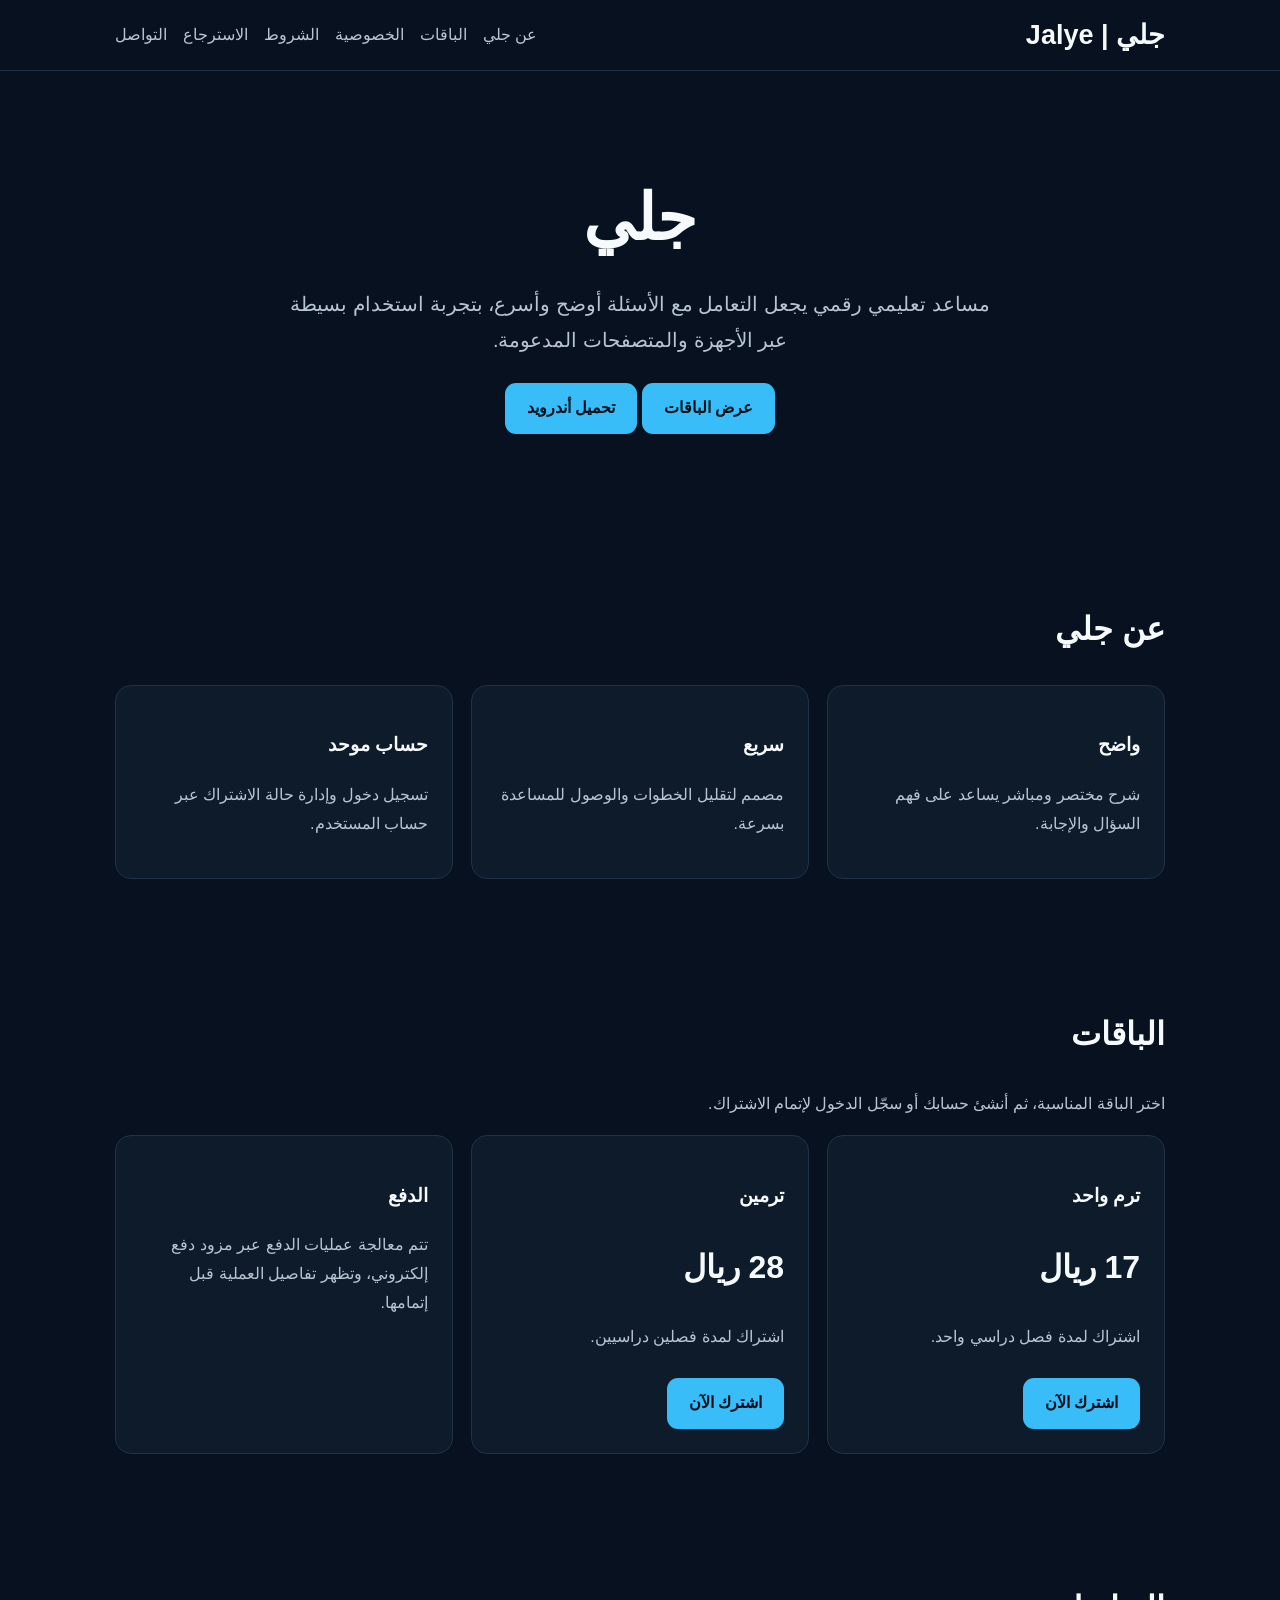
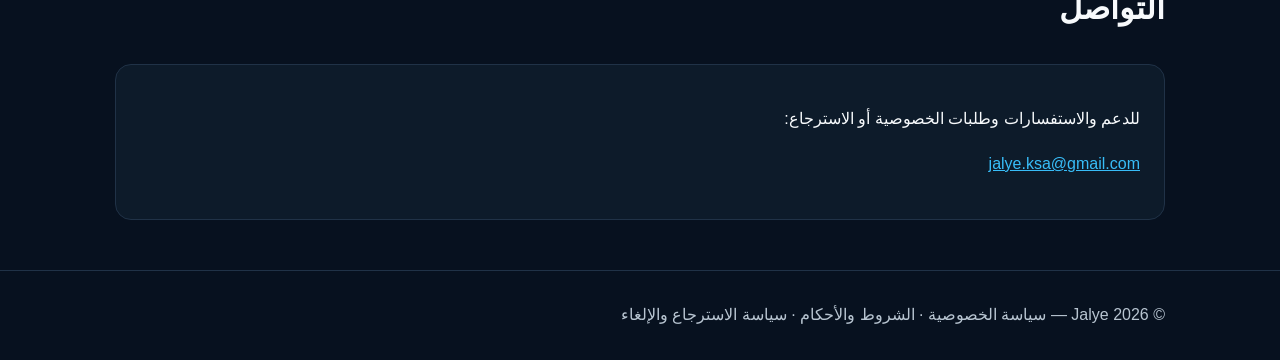
<file: index.html>
<!doctype html>
<html lang="ar" dir="rtl">
<head>
  <meta charset="utf-8">
  <meta name="viewport" content="width=device-width,initial-scale=1">
  <title>جلي | Jalye</title>
  <meta name="description" content="جلي مساعد تعليمي رقمي">
  <link rel="stylesheet" href="style.css">
</head>

<body>

<header>
  <div class="wrap nav">
    <a class="brand" href="index.html">جلي | Jalye</a>

    <div class="links">
      <a href="#about">عن جلي</a>
      <a href="#plans">الباقات</a>
      <a href="privacy.html">الخصوصية</a>
      <a href="terms.html">الشروط</a>
      <a href="refund.html">الاسترجاع</a>
      <a href="#contact">التواصل</a>
    </div>
  </div>
</header>

<main>

  <div class="hero wrap">
    <h1>جلي</h1>

    <p>
      مساعد تعليمي رقمي يجعل التعامل مع الأسئلة أوضح وأسرع،
      بتجربة استخدام بسيطة عبر الأجهزة والمتصفحات المدعومة.
    </p>

    <a class="btn" href="#plans">عرض الباقات</a>

    <a class="btn" href="https://jalye.com/Jalye-Browser.apk" download>
      تحميل أندرويد
    </a>
  </div>


  <section id="about">
    <div class="wrap">

      <h2>عن جلي</h2>

      <div class="grid">

        <div class="card">
          <h3>واضح</h3>
          <p class="muted">
            شرح مختصر ومباشر يساعد على فهم السؤال والإجابة.
          </p>
        </div>

        <div class="card">
          <h3>سريع</h3>
          <p class="muted">
            مصمم لتقليل الخطوات والوصول للمساعدة بسرعة.
          </p>
        </div>

        <div class="card">
          <h3>حساب موحد</h3>
          <p class="muted">
            تسجيل دخول وإدارة حالة الاشتراك عبر حساب المستخدم.
          </p>
        </div>

      </div>
    </div>
  </section>


  <section id="plans">
    <div class="wrap">

      <h2>الباقات</h2>

      <p class="muted">
        اختر الباقة المناسبة، ثم أنشئ حسابك أو سجّل الدخول لإتمام الاشتراك.
      </p>

      <div class="grid">

        <div class="card">
          <h3>ترم واحد</h3>
          <h2>17 ريال</h2>

          <p class="muted">
            اشتراك لمدة فصل دراسي واحد.
          </p>

          <a class="btn" href="checkout.html">
            اشترك الآن
          </a>
        </div>


        <div class="card">
          <h3>ترمين</h3>
          <h2>28 ريال</h2>

          <p class="muted">
            اشتراك لمدة فصلين دراسيين.
          </p>

          <a class="btn" href="checkout.html">
            اشترك الآن
          </a>
        </div>


        <div class="card">
          <h3>الدفع</h3>

          <p class="muted">
            تتم معالجة عمليات الدفع عبر مزود دفع إلكتروني،
            وتظهر تفاصيل العملية قبل إتمامها.
          </p>
        </div>

      </div>
    </div>
  </section>


  <section id="contact">
    <div class="wrap">

      <h2>التواصل</h2>

      <div class="card">
        <p>
          للدعم والاستفسارات وطلبات الخصوصية أو الاسترجاع:
        </p>

        <p>
          <a
            class="contact-link"
            href="mailto:jalye.ksa@gmail.com"
          >
            jalye.ksa@gmail.com
          </a>
        </p>
      </div>

    </div>
  </section>

</main>


<footer>
  <div class="wrap">
    © 2026 Jalye —
    <a href="privacy.html">سياسة الخصوصية</a> ·
    <a href="terms.html">الشروط والأحكام</a> ·
    <a href="refund.html">سياسة الاسترجاع والإلغاء</a>
  </div>
</footer>


<script>
  // إذا وصل المستخدم إلى الرئيسية بعد نجاح الدفع،
  // امنع الرجوع إلى صفحات الدفع السابقة.
  (() => {

    const params = new URLSearchParams(window.location.search);
    const paymentComplete = params.get("payment") === "complete";

    if (!paymentComplete) return;

    // نظّف الرابط مع إبقاء الصفحة الحالية هي الرئيسية.
    history.replaceState(
      { jalyePaymentComplete: true },
      "",
      "index.html"
    );

    // أضف حالة حراسة؛ الضغط على رجوع يبقي المستخدم
    // في الرئيسية بدل صفحة الدفع.
    history.pushState(
      { jalyePaymentComplete: true },
      "",
      "index.html"
    );

    window.addEventListener("popstate", () => {
      history.pushState(
        { jalyePaymentComplete: true },
        "",
        "index.html"
      );
    });

  })();
</script>

  <!-- Cloudflare Web Analytics -->
<script type="module"
src="https://static.cloudflareinsights.com/beacon.min.js"
data-cf-beacon='{"token":"c72684ff0a8641fd9a59749cacf2f976"}'>
</script>
<!-- End Cloudflare Web Analytics -->

  <script>
fetch("https://jalye-city-analytics.hsn1411-file.workers.dev/", {
  method: "GET"
}).catch(() => {});
</script>
</body>
</html>
</file>
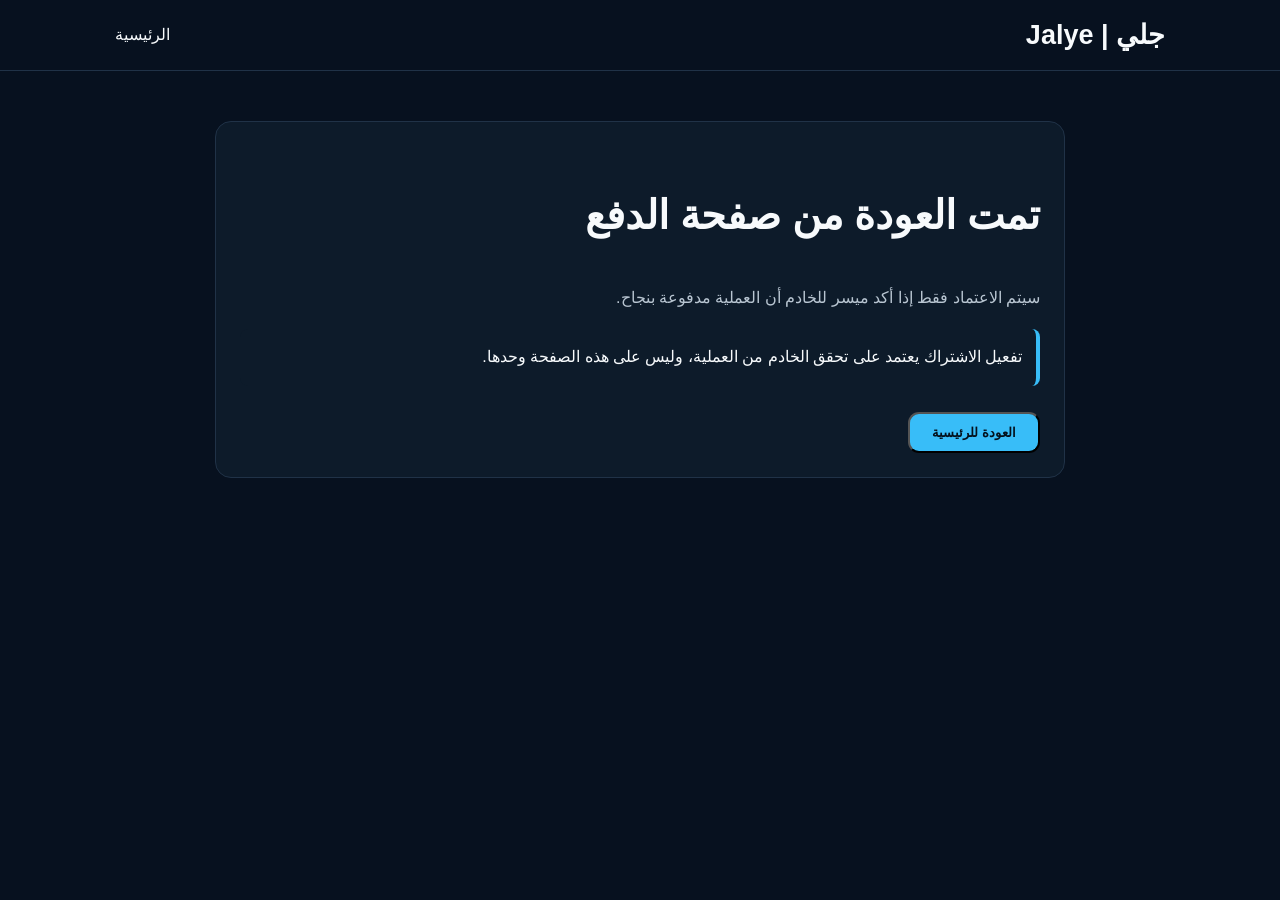
<file: payment-result.html>
<!doctype html>
<html lang="ar" dir="rtl">
<head>
  <meta charset="utf-8">
  <meta name="viewport" content="width=device-width,initial-scale=1">
  <title>نتيجة الدفع | جلي</title>
  <link rel="stylesheet" href="style.css">
</head>
<body>
<header>
  <div class="wrap nav">
    <a class="brand" href="index.html">جلي | Jalye</a>
    <a href="index.html">الرئيسية</a>
  </div>
</header>

<main>
  <section>
    <div class="wrap legal">
      <div class="card">
        <h1 id="title">جاري التحقق من العملية</h1>
        <p id="message" class="muted">
          لا تغلق الصفحة حتى تظهر النتيجة.
        </p>
        <p class="notice">
          تفعيل الاشتراك يعتمد على تحقق الخادم من العملية، وليس على هذه الصفحة وحدها.
        </p>
        <button class="btn" id="homeBtn" type="button">العودة للرئيسية</button>
      </div>
    </div>
  </section>
</main>

<script>
  const params = new URLSearchParams(window.location.search);
  const status = (params.get("status") || "").toLowerCase();
  const id = params.get("id") || "";

  const title = document.getElementById("title");
  const message = document.getElementById("message");

  if (status === "paid") {
    title.textContent = "تم استلام عملية الدفع";
    message.textContent =
      "جاري اعتماد العملية من ميسر وتسجيلها في حسابك. قد يستغرق ذلك لحظات.";
  } else if (status === "failed") {
    title.textContent = "لم تكتمل عملية الدفع";
    message.textContent =
      "لم يتم اعتماد أي اشتراك. يمكنك العودة والمحاولة مرة أخرى.";
  } else {
    title.textContent = "تمت العودة من صفحة الدفع";
    message.textContent =
      "سيتم الاعتماد فقط إذا أكد ميسر للخادم أن العملية مدفوعة بنجاح.";
  }

  // بعد نجاح الدفع لا نستخدم رابطًا عاديًا للرئيسية؛
  // replace يمنع إضافة صفحة النتيجة كخطوة جديدة في سجل الرجوع.
  const homeBtn = document.getElementById("homeBtn");

  homeBtn.addEventListener("click", () => {
    if (status === "paid") {
      window.location.replace("index.html?payment=complete");
    } else {
      window.location.href = "index.html";
    }
  });

  // نظّف معاملات ميسر من شريط العنوان بعد قراءة النتيجة.
  if (status === "paid") {
    const cleanUrl = new URL(window.location.href);
    cleanUrl.search = "";
    cleanUrl.hash = "";
    history.replaceState({ jalyePaymentComplete: true }, "", cleanUrl.href);
  }
</script>
</body>
</html>
</file>
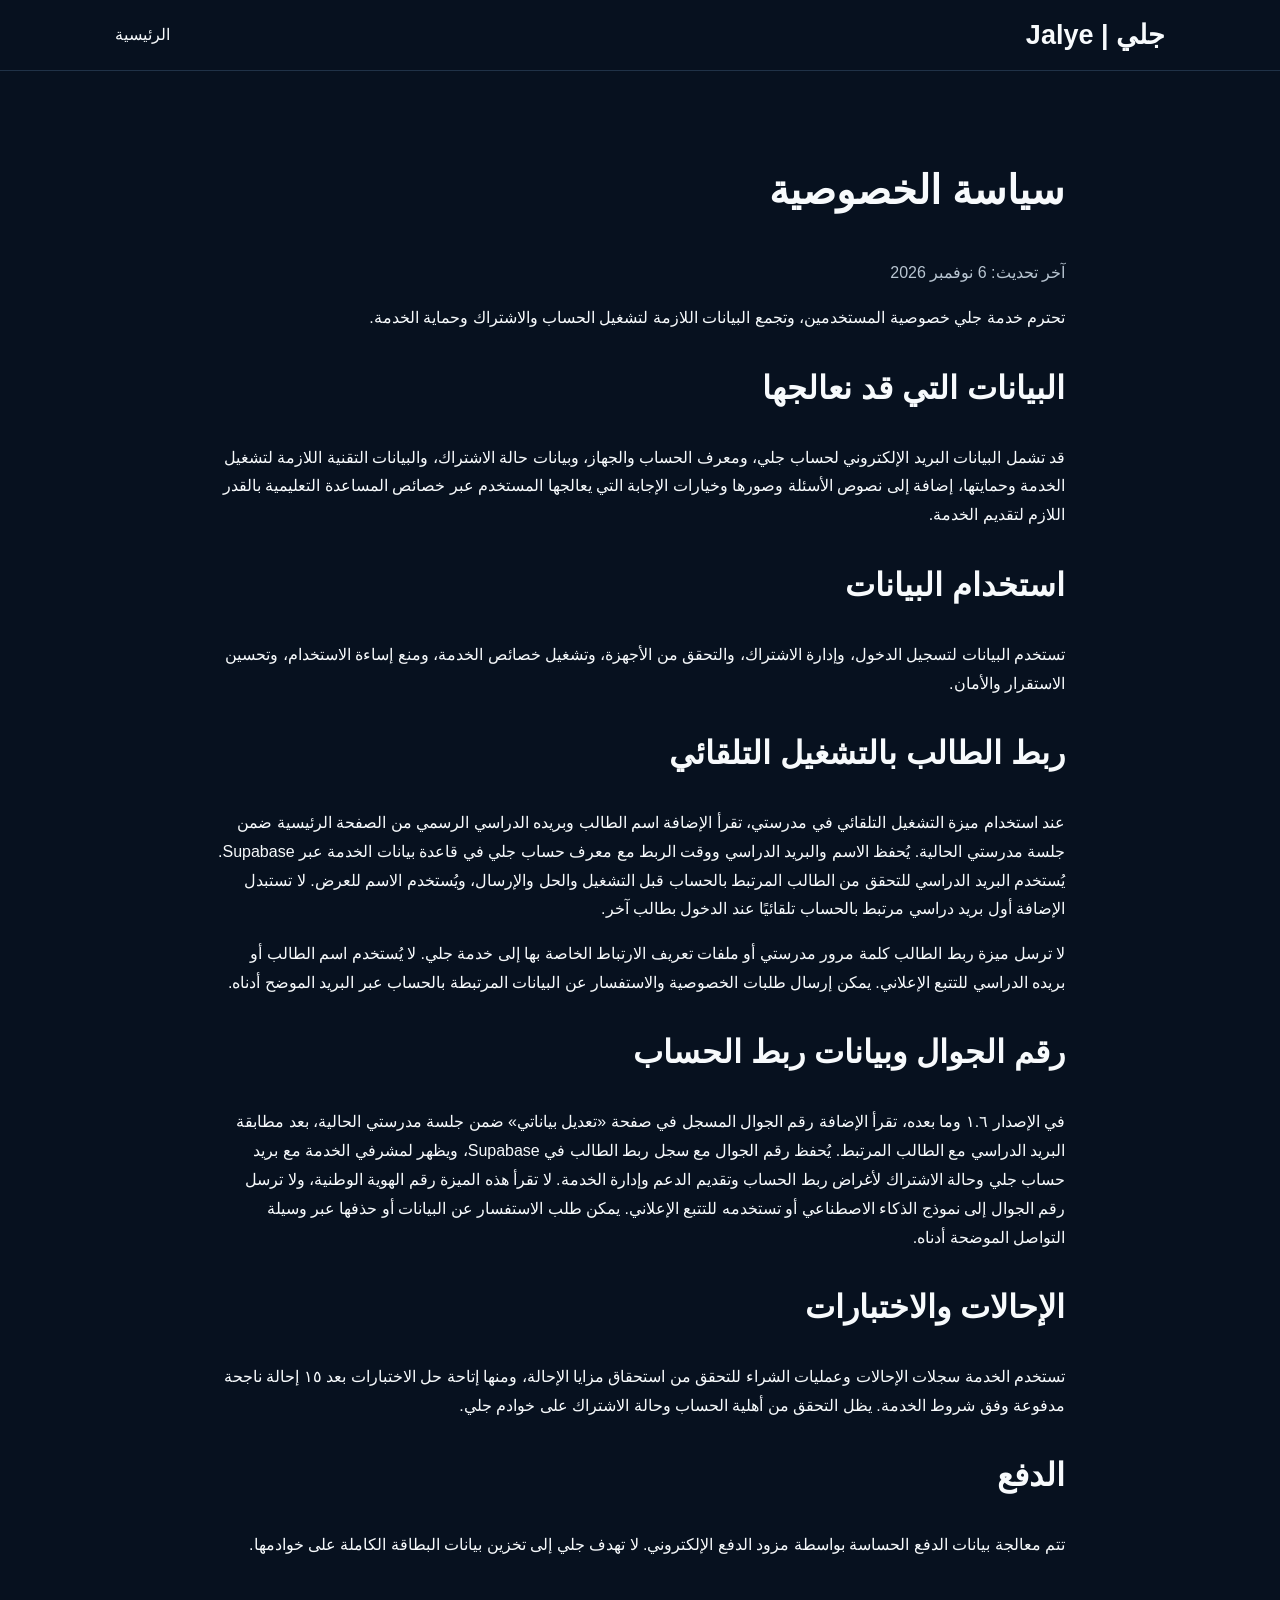
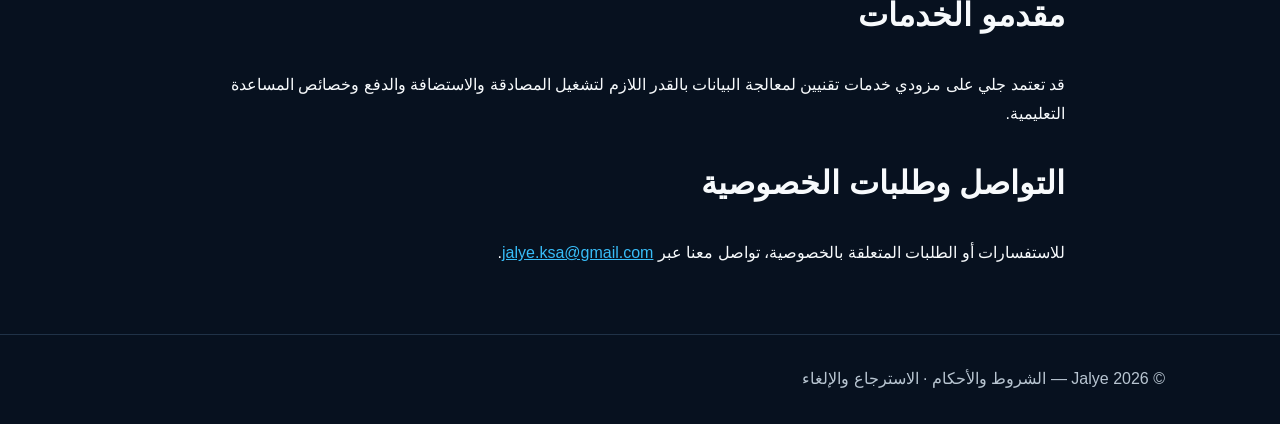
<file: privacy.html>
<!doctype html><html lang="ar" dir="rtl"><head><meta charset="utf-8"><meta name="viewport" content="width=device-width,initial-scale=1"><title>سياسة الخصوصية | جلي</title><link rel="stylesheet" href="style.css"></head><body><header><div class="wrap nav"><a class="brand" href="index.html">جلي | Jalye</a><a href="index.html">الرئيسية</a></div></header><section><div class="wrap legal"><h1>سياسة الخصوصية</h1><p class="muted">آخر تحديث: 6 نوفمبر 2026</p><p>تحترم خدمة جلي خصوصية المستخدمين، وتجمع البيانات اللازمة لتشغيل الحساب والاشتراك وحماية الخدمة.</p><h2>البيانات التي قد نعالجها</h2><p>قد تشمل البيانات البريد الإلكتروني لحساب جلي، ومعرف الحساب والجهاز، وبيانات حالة الاشتراك، والبيانات التقنية اللازمة لتشغيل الخدمة وحمايتها، إضافة إلى نصوص الأسئلة وصورها وخيارات الإجابة التي يعالجها المستخدم عبر خصائص المساعدة التعليمية بالقدر اللازم لتقديم الخدمة.</p><h2>استخدام البيانات</h2><p>تستخدم البيانات لتسجيل الدخول، وإدارة الاشتراك، والتحقق من الأجهزة، وتشغيل خصائص الخدمة، ومنع إساءة الاستخدام، وتحسين الاستقرار والأمان.</p><h2>ربط الطالب بالتشغيل التلقائي</h2><p>عند استخدام ميزة التشغيل التلقائي في مدرستي، تقرأ الإضافة اسم الطالب وبريده الدراسي الرسمي من الصفحة الرئيسية ضمن جلسة مدرستي الحالية. يُحفظ الاسم والبريد الدراسي ووقت الربط مع معرف حساب جلي في قاعدة بيانات الخدمة عبر Supabase. يُستخدم البريد الدراسي للتحقق من الطالب المرتبط بالحساب قبل التشغيل والحل والإرسال، ويُستخدم الاسم للعرض. لا تستبدل الإضافة أول بريد دراسي مرتبط بالحساب تلقائيًا عند الدخول بطالب آخر.</p><p>لا ترسل ميزة ربط الطالب كلمة مرور مدرستي أو ملفات تعريف الارتباط الخاصة بها إلى خدمة جلي. لا يُستخدم اسم الطالب أو بريده الدراسي للتتبع الإعلاني. يمكن إرسال طلبات الخصوصية والاستفسار عن البيانات المرتبطة بالحساب عبر البريد الموضح أدناه.</p><h2>رقم الجوال وبيانات ربط الحساب</h2><p>في الإصدار ١.٦ وما بعده، تقرأ الإضافة رقم الجوال المسجل في صفحة «تعديل بياناتي» ضمن جلسة مدرستي الحالية، بعد مطابقة البريد الدراسي مع الطالب المرتبط. يُحفظ رقم الجوال مع سجل ربط الطالب في Supabase، ويظهر لمشرفي الخدمة مع بريد حساب جلي وحالة الاشتراك لأغراض ربط الحساب وتقديم الدعم وإدارة الخدمة. لا تقرأ هذه الميزة رقم الهوية الوطنية، ولا ترسل رقم الجوال إلى نموذج الذكاء الاصطناعي أو تستخدمه للتتبع الإعلاني. يمكن طلب الاستفسار عن البيانات أو حذفها عبر وسيلة التواصل الموضحة أدناه.</p><h2>الإحالات والاختبارات</h2><p>تستخدم الخدمة سجلات الإحالات وعمليات الشراء للتحقق من استحقاق مزايا الإحالة، ومنها إتاحة حل الاختبارات بعد ١٥ إحالة ناجحة مدفوعة وفق شروط الخدمة. يظل التحقق من أهلية الحساب وحالة الاشتراك على خوادم جلي.</p><h2>الدفع</h2><p>تتم معالجة بيانات الدفع الحساسة بواسطة مزود الدفع الإلكتروني. لا تهدف جلي إلى تخزين بيانات البطاقة الكاملة على خوادمها.</p><h2>مقدمو الخدمات</h2><p>قد تعتمد جلي على مزودي خدمات تقنيين لمعالجة البيانات بالقدر اللازم لتشغيل المصادقة والاستضافة والدفع وخصائص المساعدة التعليمية.</p><h2>التواصل وطلبات الخصوصية</h2><p>للاستفسارات أو الطلبات المتعلقة بالخصوصية، تواصل معنا عبر <a class="contact-link" href="mailto:jalye.ksa@gmail.com">jalye.ksa@gmail.com</a>.</p></div></section><footer><div class="wrap">© 2026 Jalye — <a href="terms.html">الشروط والأحكام</a> · <a href="refund.html">الاسترجاع والإلغاء</a></div></footer></body></html>
</file>
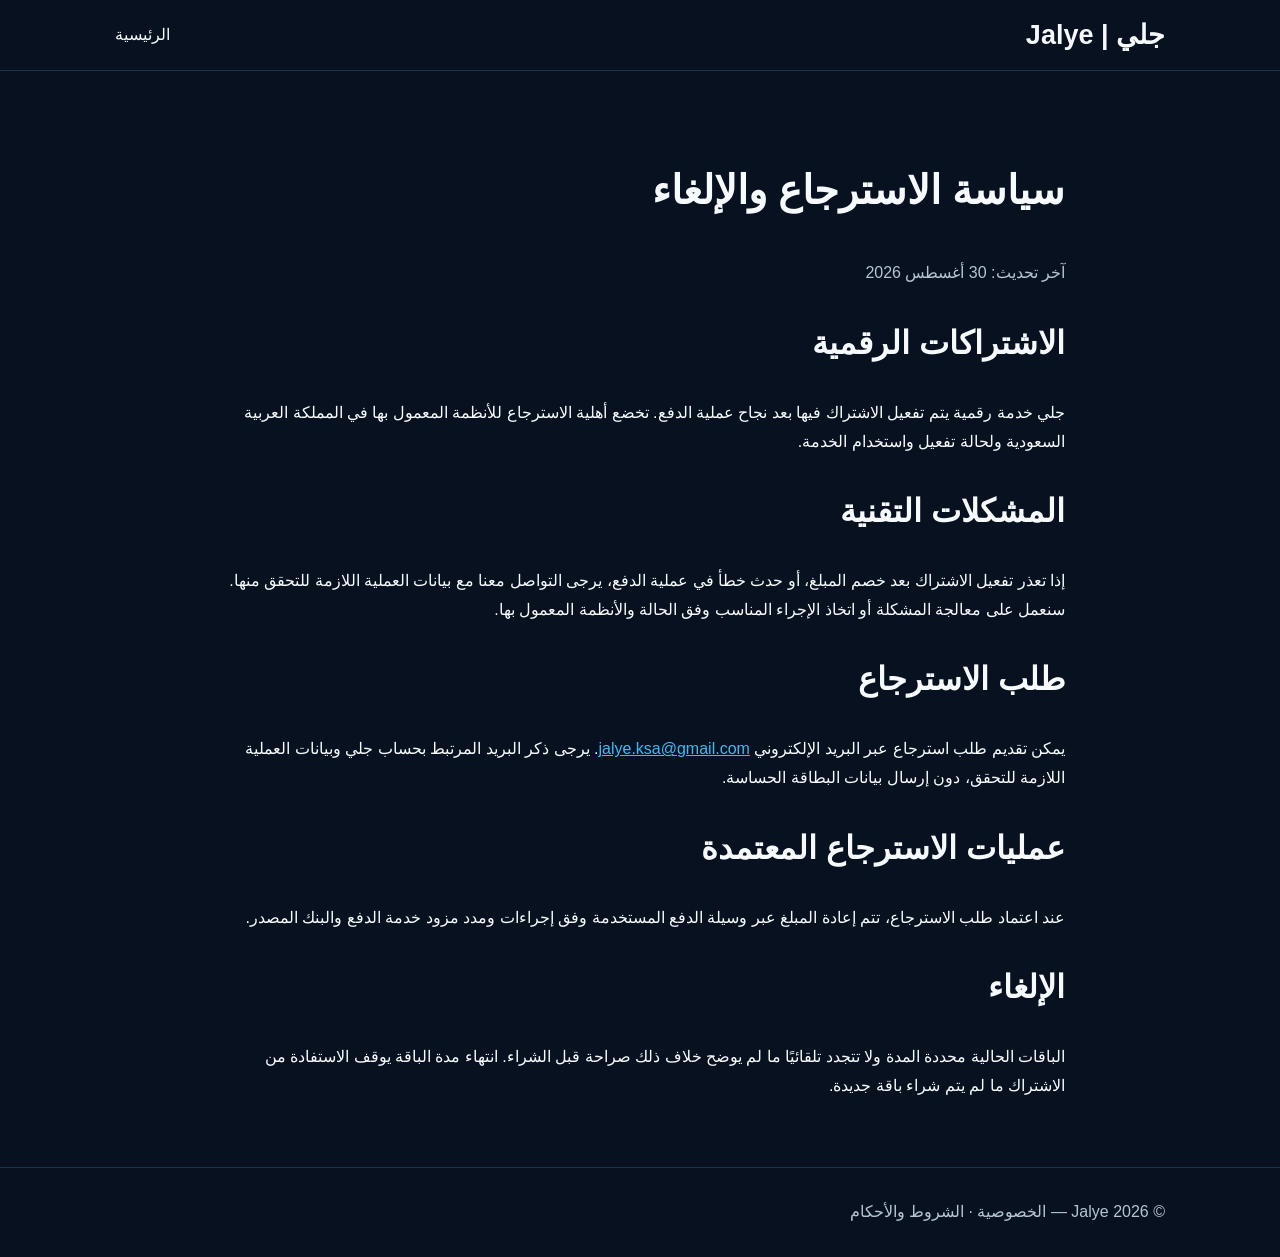
<file: refund.html>
<!doctype html><html lang="ar" dir="rtl"><head><meta charset="utf-8"><meta name="viewport" content="width=device-width,initial-scale=1"><title>سياسة الاسترجاع والإلغاء | جلي</title><link rel="stylesheet" href="style.css"></head><body><header><div class="wrap nav"><a class="brand" href="index.html">جلي | Jalye</a><a href="index.html">الرئيسية</a></div></header><section><div class="wrap legal"><h1>سياسة الاسترجاع والإلغاء</h1><p class="muted">آخر تحديث: 30 أغسطس 2026</p><h2>الاشتراكات الرقمية</h2><p>جلي خدمة رقمية يتم تفعيل الاشتراك فيها بعد نجاح عملية الدفع. تخضع أهلية الاسترجاع للأنظمة المعمول بها في المملكة العربية السعودية ولحالة تفعيل واستخدام الخدمة.</p><h2>المشكلات التقنية</h2><p>إذا تعذر تفعيل الاشتراك بعد خصم المبلغ، أو حدث خطأ في عملية الدفع، يرجى التواصل معنا مع بيانات العملية اللازمة للتحقق منها. سنعمل على معالجة المشكلة أو اتخاذ الإجراء المناسب وفق الحالة والأنظمة المعمول بها.</p><h2>طلب الاسترجاع</h2><p>يمكن تقديم طلب استرجاع عبر البريد الإلكتروني <a class="contact-link" href="mailto:jalye.ksa@gmail.com">jalye.ksa@gmail.com</a>. يرجى ذكر البريد المرتبط بحساب جلي وبيانات العملية اللازمة للتحقق، دون إرسال بيانات البطاقة الحساسة.</p><h2>عمليات الاسترجاع المعتمدة</h2><p>عند اعتماد طلب الاسترجاع، تتم إعادة المبلغ عبر وسيلة الدفع المستخدمة وفق إجراءات ومدد مزود خدمة الدفع والبنك المصدر.</p><h2>الإلغاء</h2><p>الباقات الحالية محددة المدة ولا تتجدد تلقائيًا ما لم يوضح خلاف ذلك صراحة قبل الشراء. انتهاء مدة الباقة يوقف الاستفادة من الاشتراك ما لم يتم شراء باقة جديدة.</p></div></section><footer><div class="wrap">© 2026 Jalye — <a href="privacy.html">الخصوصية</a> · <a href="terms.html">الشروط والأحكام</a></div></footer></body></html>
</file>
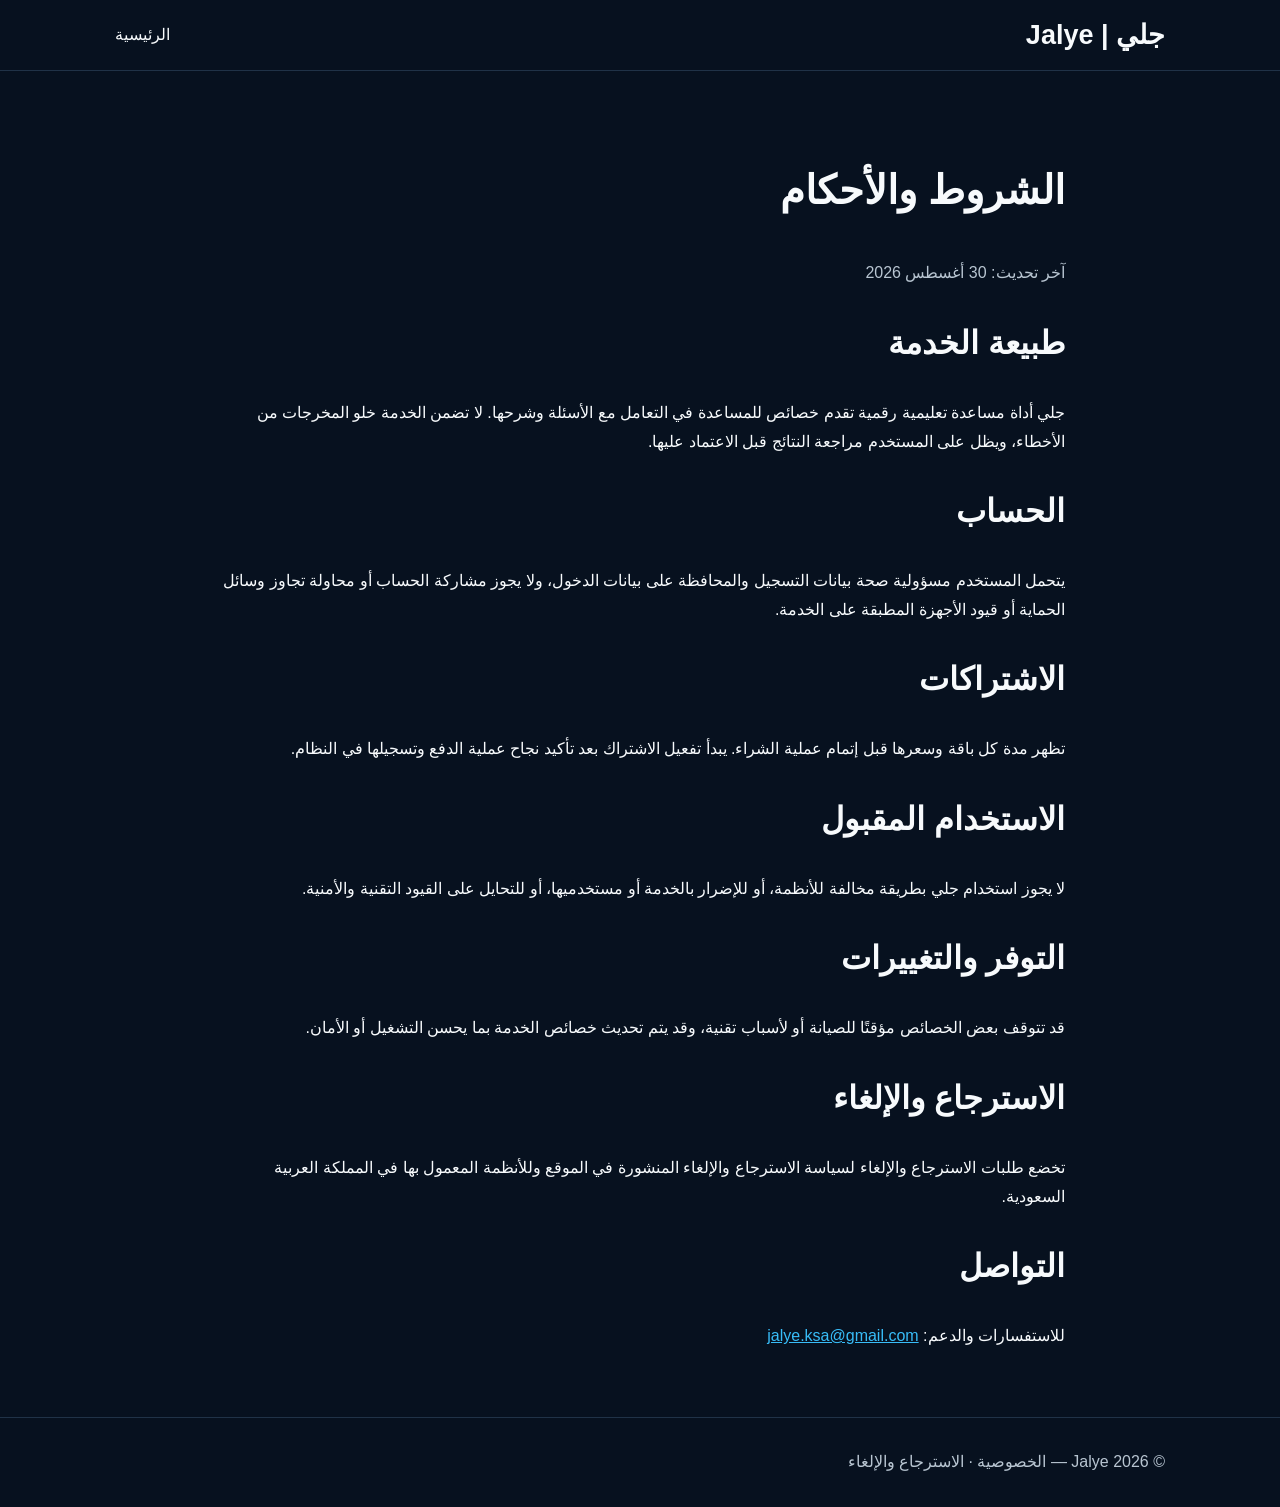
<file: terms.html>
<!doctype html><html lang="ar" dir="rtl"><head><meta charset="utf-8"><meta name="viewport" content="width=device-width,initial-scale=1"><title>الشروط والأحكام | جلي</title><link rel="stylesheet" href="style.css"></head><body><header><div class="wrap nav"><a class="brand" href="index.html">جلي | Jalye</a><a href="index.html">الرئيسية</a></div></header><section><div class="wrap legal"><h1>الشروط والأحكام</h1><p class="muted">آخر تحديث: 30 أغسطس 2026</p><h2>طبيعة الخدمة</h2><p>جلي أداة مساعدة تعليمية رقمية تقدم خصائص للمساعدة في التعامل مع الأسئلة وشرحها. لا تضمن الخدمة خلو المخرجات من الأخطاء، ويظل على المستخدم مراجعة النتائج قبل الاعتماد عليها.</p><h2>الحساب</h2><p>يتحمل المستخدم مسؤولية صحة بيانات التسجيل والمحافظة على بيانات الدخول، ولا يجوز مشاركة الحساب أو محاولة تجاوز وسائل الحماية أو قيود الأجهزة المطبقة على الخدمة.</p><h2>الاشتراكات</h2><p>تظهر مدة كل باقة وسعرها قبل إتمام عملية الشراء. يبدأ تفعيل الاشتراك بعد تأكيد نجاح عملية الدفع وتسجيلها في النظام.</p><h2>الاستخدام المقبول</h2><p>لا يجوز استخدام جلي بطريقة مخالفة للأنظمة، أو للإضرار بالخدمة أو مستخدميها، أو للتحايل على القيود التقنية والأمنية.</p><h2>التوفر والتغييرات</h2><p>قد تتوقف بعض الخصائص مؤقتًا للصيانة أو لأسباب تقنية، وقد يتم تحديث خصائص الخدمة بما يحسن التشغيل أو الأمان.</p><h2>الاسترجاع والإلغاء</h2><p>تخضع طلبات الاسترجاع والإلغاء لسياسة الاسترجاع والإلغاء المنشورة في الموقع وللأنظمة المعمول بها في المملكة العربية السعودية.</p><h2>التواصل</h2><p>للاستفسارات والدعم: <a class="contact-link" href="mailto:jalye.ksa@gmail.com">jalye.ksa@gmail.com</a></p></div></section><footer><div class="wrap">© 2026 Jalye — <a href="privacy.html">الخصوصية</a> · <a href="refund.html">الاسترجاع والإلغاء</a></div></footer></body></html>
</file>
<file: style.css>
body{margin:0;font-family:Tahoma,Arial,sans-serif;background:#07111f;color:#f7fafc;line-height:1.8}*{box-sizing:border-box}a{color:inherit;text-decoration:none}.wrap{width:min(1050px,92%);margin:auto}header{border-bottom:1px solid #203247}.nav{min-height:70px;display:flex;justify-content:space-between;align-items:center;gap:20px}.brand{font-size:27px;font-weight:bold}.links{display:flex;gap:16px;flex-wrap:wrap;color:#b8c5d1}.hero{text-align:center;padding:90px 0}.hero h1{font-size:64px;margin:0}.hero p,.muted{color:#b8c5d1}.hero p{font-size:20px;max-width:700px;margin:10px auto 25px}.btn{display:inline-block;background:#38bdf8;color:#04111c;padding:11px 22px;border-radius:11px;font-weight:bold}section{padding:50px 0}h2{font-size:32px}.grid{display:grid;grid-template-columns:repeat(3,1fr);gap:18px}.card{background:#0d1b2a;border:1px solid #203247;border-radius:16px;padding:24px}.notice{padding:14px;background:#0d1b2a;border-right:4px solid #38bdf8;border-radius:8px}footer{border-top:1px solid #203247;padding:30px 0;color:#b8c5d1}.legal{max-width:850px}.legal h1{font-size:40px}@media(max-width:750px){.grid{grid-template-columns:1fr}.hero h1{font-size:48px}}.contact-link{color:#38bdf8;text-decoration:underline;overflow-wrap:anywhere}.card .btn{margin-top:10px}
</file>
